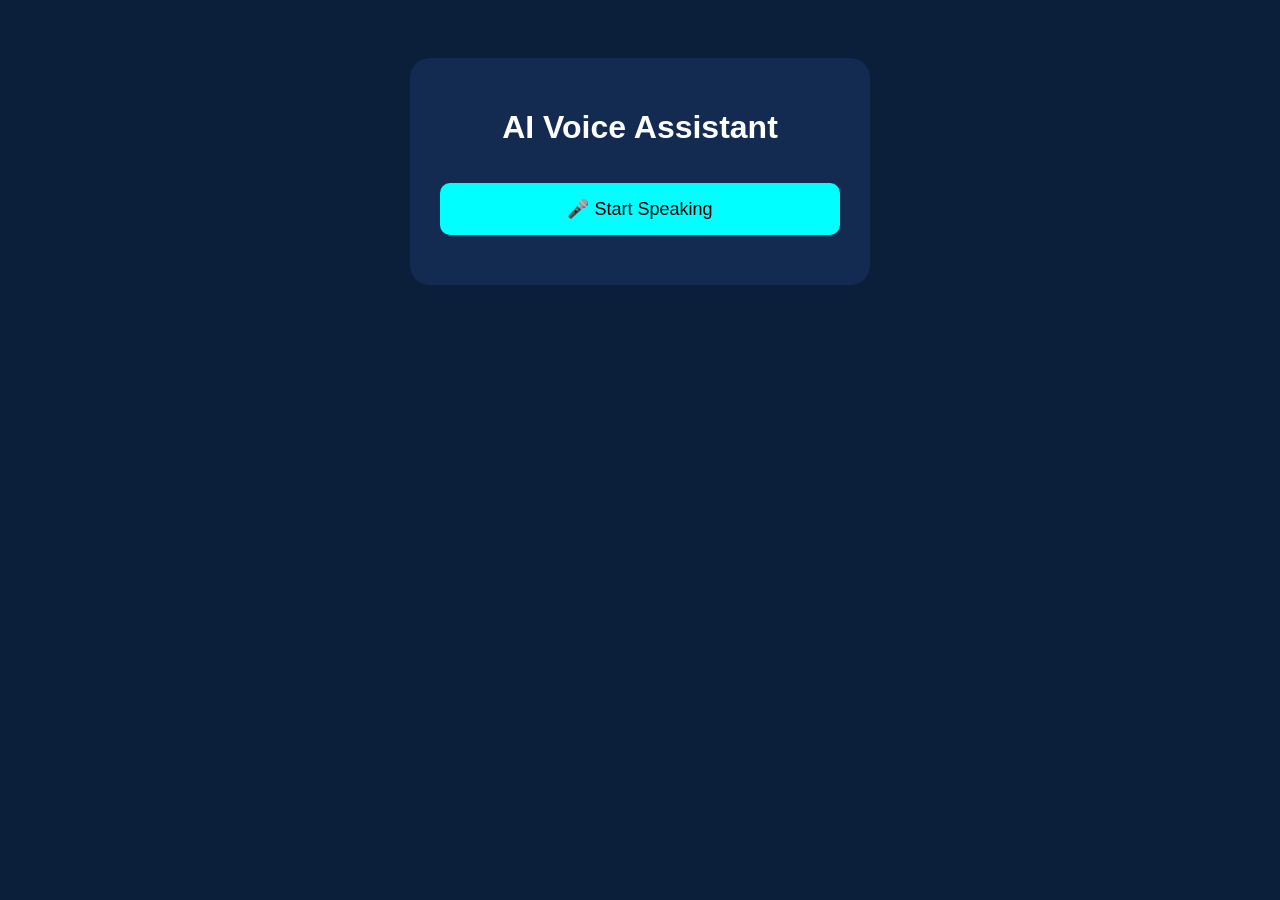
<file: templates/chatbot.html>
<!DOCTYPE html>
<html>
<head>
    <title>AI Voice Assistant</title>

    <style>

        body{
            font-family: Arial;
            background:#0b1f3a;
            color:white;
            text-align:center;
            padding-top:50px;
        }

        .box{
            width:400px;
            margin:auto;
            padding:30px;
            border-radius:20px;
            background:#132b50;
        }

        button{
            width:100%;
            padding:15px;
            margin-top:15px;
            border:none;
            border-radius:10px;
            background:cyan;
            color:black;
            font-size:18px;
            cursor:pointer;
        }

        #result{
            margin-top:20px;
            font-size:20px;
        }

    </style>
</head>

<body>

<div class="box">

    <h1>AI Voice Assistant</h1>

    <button onclick="startListening()">
        🎤 Start Speaking
    </button>

    <div id="result"></div>

</div>

<script>

function speak(text){

    let speech = new SpeechSynthesisUtterance();

    speech.text = text;

    speech.lang = "en-US";

    window.speechSynthesis.speak(speech);
}

function startListening(){

    const recognition =
    new webkitSpeechRecognition();

    recognition.lang = "en-US";

    recognition.start();

    recognition.onresult = function(event){

        let text =
        event.results[0][0].transcript;

        document.getElementById(
        "result").innerHTML =
        "You Said : " + text;

        let reply = "";

        text = text.toLowerCase();

        if(text.includes("hello")){
            reply = "Hello, how can I help you";
        }

        else if(text.includes("heart")){
            reply =
            "Heart disease risk depends on blood pressure cholesterol and lifestyle";
        }

        else if(text.includes("diet")){
            reply =
            "Eat healthy food avoid oily food and exercise daily";
        }

        else{
            reply =
            "Sorry I did not understand";
        }

        document.getElementById(
        "result").innerHTML +=
        "<br><br>Assistant : " + reply;

        speak(reply);
    };

}

</script>

</body>
</html>
</file>
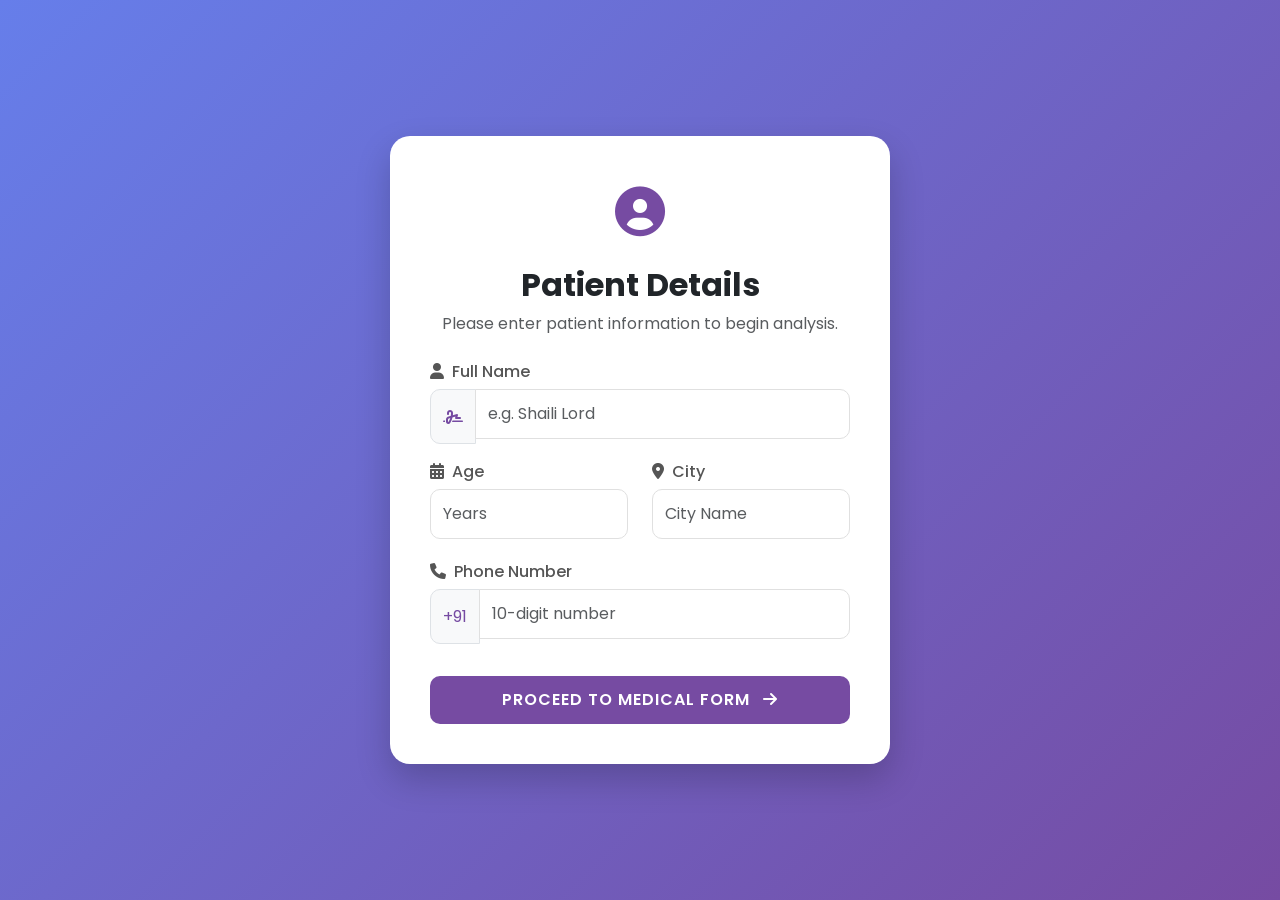
<file: templates/patient_details.html>
<!DOCTYPE html>
<html lang="en">
<head>
    <meta charset="UTF-8">
    <meta name="viewport" content="width=device-width, initial-scale=1.0">
    <title>Patient Registration | Heart AI</title>
    <link href="https://cdn.jsdelivr.net/npm/bootstrap@5.3.3/dist/css/bootstrap.min.css" rel="stylesheet">
    <link href="https://fonts.googleapis.com/css2?family=Poppins:wght@300;400;600&display=swap" rel="stylesheet">
    <link rel="stylesheet" href="https://cdnjs.cloudflare.com/ajax/libs/font-awesome/6.0.0/css/all.min.css">
    
    <style>
        body {
            font-family: 'Poppins', sans-serif;
            background: linear-gradient(135deg, #667eea 0%, #764ba2 100%);
            height: 100vh;
            display: flex;
            align-items: center;
            justify-content: center;
            margin: 0;
        }
        .reg-card {
            background: white;
            padding: 40px;
            border-radius: 20px;
            box-shadow: 0 15px 35px rgba(0,0,0,0.2);
            width: 100%;
            max-width: 500px;
            transition: transform 0.3s ease;
        }
        .reg-card:hover {
            transform: translateY(-5px);
        }
        .icon-header {
            font-size: 50px;
            color: #764ba2;
            margin-bottom: 15px;
        }
        .form-control {
            border-radius: 10px;
            padding: 12px;
            border: 1px solid #e0e0e0;
            margin-bottom: 5px;
        }
        .form-control:focus {
            box-shadow: 0 0 10px rgba(118, 75, 162, 0.2);
            border-color: #764ba2;
        }
        .btn-next {
            background: #764ba2;
            color: white;
            border: none;
            padding: 12px;
            border-radius: 10px;
            font-weight: 600;
            text-transform: uppercase;
            letter-spacing: 1px;
            transition: 0.3s;
        }
        .btn-next:hover {
            background: #5a397a;
            box-shadow: 0 5px 15px rgba(0,0,0,0.3);
        }
        label {
            font-weight: 500;
            color: #555;
            margin-bottom: 5px;
        }
        .input-group-text {
            background: #f8f9fa;
            border-radius: 10px 0 0 10px;
            color: #764ba2;
        }
        .form-control-with-icon {
            border-radius: 0 10px 10px 0 !important;
        }
    </style>
</head>
<body>

<div class="reg-card text-center">
    <div class="icon-header">
        <i class="fas fa-user-circle"></i>
    </div>
    <h2 class="fw-bold mb-2">Patient Details</h2>
    <p class="text-muted mb-4">Please enter patient information to begin analysis.</p>

    <form action="/dashboard" method="POST" class="text-start">
        <div class="mb-3">
            <label><i class="fas fa-user me-2"></i>Full Name</label>
            <div class="input-group">
                <span class="input-group-text"><i class="fas fa-signature"></i></span>
                <input type="text" name="name" class="form-control form-control-with-icon" placeholder="e.g. Shaili Lord" required>
            </div>
        </div>

        <div class="row">
            <div class="col-md-6 mb-3">
                <label><i class="fas fa-calendar-alt me-2"></i>Age</label>
                <input type="number" name="age" class="form-control" placeholder="Years" required min="1" max="120">
            </div>
            <div class="col-md-6 mb-3">
                <label><i class="fas fa-map-marker-alt me-2"></i>City</label>
                <input type="text" name="city" class="form-control" placeholder="City Name" required>
            </div>
        </div>

        <div class="mb-4">
            <label><i class="fas fa-phone me-2"></i>Phone Number</label>
            <div class="input-group">
                <span class="input-group-text">+91</span>
                <input type="tel" name="phone" class="form-control form-control-with-icon" placeholder="10-digit number" required pattern="[0-9]{10}">
            </div>
        </div>

        <button type="submit" class="btn btn-next w-100 mt-2">
            Proceed to Medical Form <i class="fas fa-arrow-right ms-2"></i>
        </button>
    </form>
</div>

<script src="https://cdn.jsdelivr.net/npm/bootstrap@5.3.3/dist/js/bootstrap.bundle.min.js"></script>
</body>
</html>
</file>
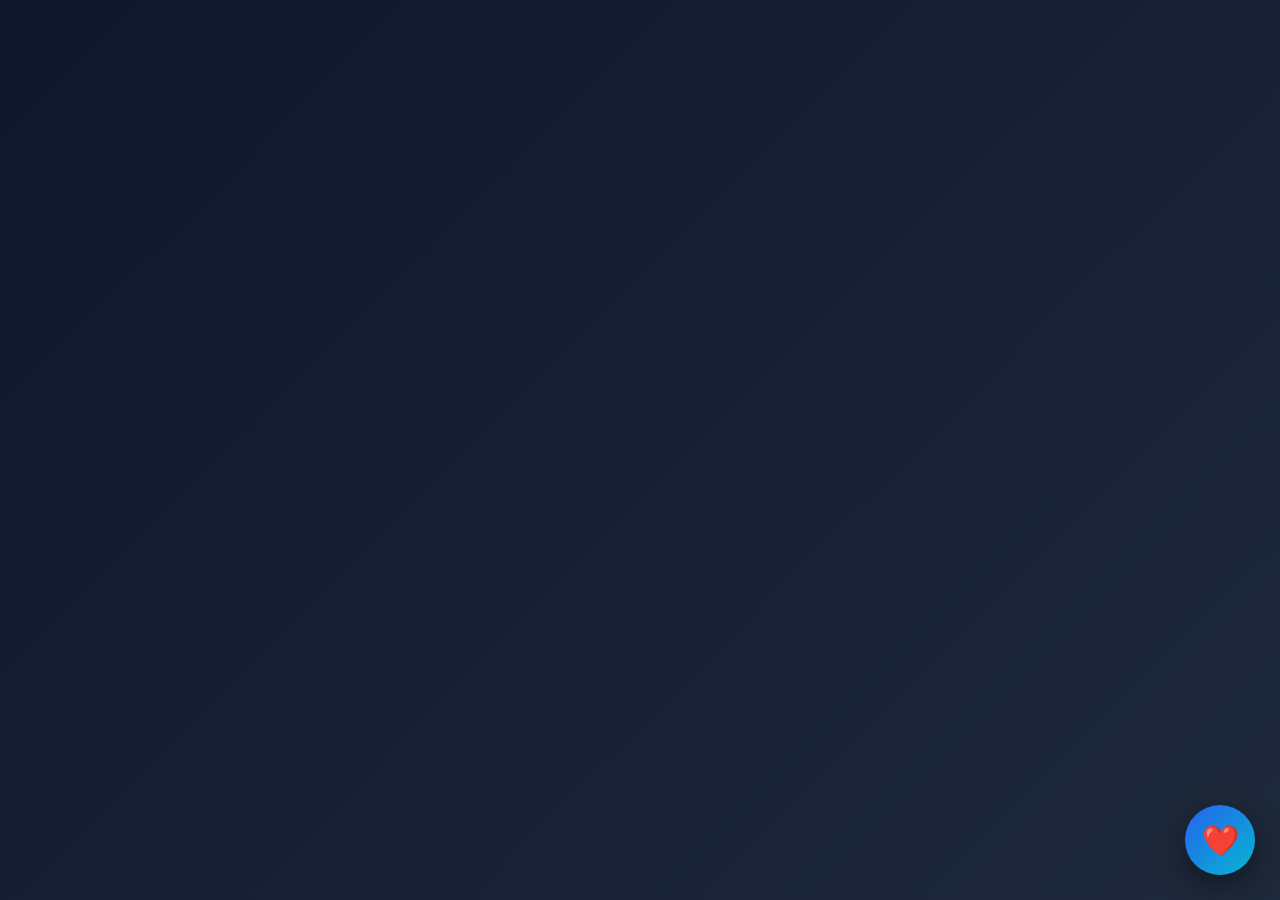
<file: templates/testing.html>
<!DOCTYPE html>
<html lang="en">
<head>
  <meta charset="UTF-8" />
  <meta name="viewport" content="width=device-width, initial-scale=1.0" />
  <title>Bilingual Heart Health Chatbot</title>
  <style>
    * {
      margin: 0;
      padding: 0;
      box-sizing: border-box;
      font-family: Arial, sans-serif;
    }

    body {
      background: linear-gradient(135deg, #0f172a, #1e293b);
      min-height: 100vh;
      overflow-x: hidden;
    }

    .chat-icon {
      position: fixed;
      bottom: 25px;
      right: 25px;
      width: 70px;
      height: 70px;
      border-radius: 50%;
      background: linear-gradient(135deg, #2563eb, #06b6d4);
      display: flex;
      justify-content: center;
      align-items: center;
      color: white;
      font-size: 30px;
      cursor: pointer;
      box-shadow: 0 10px 30px rgba(0,0,0,0.4);
      z-index: 999;
      transition: 0.3s;
    }

    .chat-icon:hover {
      transform: scale(1.1);
    }

    .chatbot {
      position: fixed;
      bottom: 110px;
      right: 25px;
      width: 420px;
      max-height: 650px;
      background: white;
      border-radius: 25px;
      overflow: hidden;
      display: none;
      flex-direction: column;
      box-shadow: 0 15px 40px rgba(0,0,0,0.35);
      animation: popup 0.3s ease;
      z-index: 999;
    }

    @keyframes popup {
      from {
        transform: translateY(40px);
        opacity: 0;
      }
      to {
        transform: translateY(0);
        opacity: 1;
      }
    }

    .chat-header {
      background: linear-gradient(135deg, #2563eb, #06b6d4);
      color: white;
      padding: 18px;
      text-align: center;
    }

    .chat-header h2 {
      font-size: 22px;
    }

    .chat-header p {
      font-size: 13px;
      margin-top: 5px;
    }

    .chat-body {
      flex: 1;
      overflow-y: auto;
      padding: 15px;
      background: #f8fafc;
    }

    .message {
      margin-bottom: 15px;
      padding: 14px;
      border-radius: 16px;
      line-height: 1.6;
      font-size: 14px;
      white-space: pre-line;
    }

    .bot {
      background: white;
      border-left: 5px solid #2563eb;
      box-shadow: 0 4px 10px rgba(0,0,0,0.08);
    }

    .user {
      background: #2563eb;
      color: white;
      margin-left: 50px;
    }

    .chat-input {
      display: flex;
      padding: 12px;
      background: white;
      border-top: 1px solid #ddd;
    }

    .chat-input input {
      flex: 1;
      padding: 12px;
      border-radius: 12px;
      border: 1px solid #ccc;
      outline: none;
      font-size: 14px;
    }

    .chat-input button {
      margin-left: 10px;
      padding: 12px 18px;
      border: none;
      background: #2563eb;
      color: white;
      border-radius: 12px;
      cursor: pointer;
      font-weight: bold;
    }

    .topics {
      display: grid;
      grid-template-columns: 1fr 1fr;
      gap: 8px;
      margin-top: 12px;
    }

    .topic-btn {
      padding: 10px;
      border: none;
      background: #dbeafe;
      border-radius: 10px;
      cursor: pointer;
      font-size: 12px;
      transition: 0.3s;
    }

    .topic-btn:hover {
      background: #93c5fd;
    }

    @media(max-width:500px){
      .chatbot {
        width: 95%;
        right: 2.5%;
        bottom: 100px;
      }
    }
  </style>
</head>
<body>

<div class="chat-icon" onclick="toggleChat()">
  ❤️
</div>

<div class="chatbot" id="chatbot">
  <div class="chat-header">
    <h2>Heart Health AI Chatbot</h2>
    <p>English + हिंदी Medical Assistant</p>
  </div>

  <div class="chat-body" id="chatBody">

    <div class="message bot">
      👋 Welcome!

      You can ask about:
      • Chest Pain
      • Blood Pressure
      • Cholesterol
      • ECG
      • Thalassemia
      • Heart Rate

      नीचे दिए गए किसी भी बटन पर क्लिक करें।
    </div>

    <div class="topics">
      <button class="topic-btn" onclick="sendTopic('chest pain')">Chest Pain</button>
      <button class="topic-btn" onclick="sendTopic('blood pressure')">Blood Pressure</button>
      <button class="topic-btn" onclick="sendTopic('cholesterol')">Cholesterol</button>
      <button class="topic-btn" onclick="sendTopic('blood sugar')">Blood Sugar</button>
      <button class="topic-btn" onclick="sendTopic('ecg')">ECG Result</button>
      <button class="topic-btn" onclick="sendTopic('heart rate')">Heart Rate</button>
      <button class="topic-btn" onclick="sendTopic('angina')">Angina</button>
      <button class="topic-btn" onclick="sendTopic('oldpeak')">Old Peak</button>
      <button class="topic-btn" onclick="sendTopic('slope')">Slope</button>
      <button class="topic-btn" onclick="sendTopic('vessels')">Major Vessels</button>
      <button class="topic-btn" onclick="sendTopic('thalassemia')">Thalassemia</button>
    </div>

  </div>

  <div class="chat-input">
    <input type="text" id="userInput" placeholder="Ask in English or हिंदी...">
    <button onclick="sendMessage()">Send</button>
  </div>
</div>

<script>

const knowledge = {
  "chest pain": `❤️ CHEST PAIN / छाती में दर्द

ENGLISH:
Chest pain is one of the most important symptoms of heart disease. It may happen because the heart is not getting enough oxygen-rich blood.

Types:
1. Typical Angina → Pain during exercise or stress.
2. Atypical Angina → Unusual chest discomfort.
3. Non-anginal Pain → Pain not related to the heart.
4. Asymptomatic → No visible pain but disease may exist.

Symptoms:
• Tightness in chest
• Burning sensation
• Pressure or squeezing pain
• Pain spreading to jaw or arm

HINDI:
छाती में दर्द हृदय रोग का एक महत्वपूर्ण संकेत हो सकता है। यह तब होता है जब हृदय को पर्याप्त रक्त नहीं मिलता।

प्रकार:
1. टाइपिकल एंजाइना → मेहनत करने पर दर्द
2. एटिपिकल एंजाइना → अलग प्रकार का दर्द
3. नॉन-एंजाइनल दर्द → हृदय से संबंधित नहीं
4. एसिम्प्टोमैटिक → दर्द नहीं लेकिन समस्या हो सकती है

लक्षण:
• सीने में जकड़न
• जलन
• दबाव जैसा दर्द
• हाथ या जबड़े तक दर्द फैलना`,

  "blood pressure": `🩸 RESTING BLOOD PRESSURE / आराम की स्थिति का रक्तचाप

ENGLISH:
Blood pressure measures the force of blood against artery walls.

Normal: 120/80 mmHg
High BP: Above 140/90
Low BP: Below 90/60

High blood pressure can damage arteries and increase heart attack risk.

Symptoms of High BP:
• Headache
• Dizziness
• Fatigue
• Chest discomfort

HINDI:
रक्तचाप वह दबाव है जिससे रक्त धमनियों में बहता है।

सामान्य: 120/80
उच्च रक्तचाप: 140/90 से अधिक
कम रक्तचाप: 90/60 से कम

उच्च रक्तचाप हृदय पर अतिरिक्त दबाव डालता है और हार्ट अटैक का खतरा बढ़ाता है।`,

  "cholesterol": `🧈 CHOLESTEROL / कोलेस्ट्रॉल

ENGLISH:
Cholesterol is a fatty substance found in blood.

Types:
• LDL → Bad cholesterol
• HDL → Good cholesterol

High cholesterol blocks arteries and reduces blood flow.

Causes:
• Junk food
• Obesity
• Smoking
• Lack of exercise

HINDI:
कोलेस्ट्रॉल रक्त में पाया जाने वाला वसा जैसा पदार्थ है।

LDL खराब कोलेस्ट्रॉल है जबकि HDL अच्छा कोलेस्ट्रॉल है।

अधिक कोलेस्ट्रॉल धमनियों को ब्लॉक कर सकता है।

कारण:
• तला हुआ खाना
• मोटापा
• धूम्रपान
• व्यायाम की कमी`,

  "blood sugar": `🍬 FASTING BLOOD SUGAR / फास्टिंग ब्लड शुगर

ENGLISH:
Fasting blood sugar is measured after not eating for 8–10 hours.

Normal: 70–99 mg/dL
Prediabetes: 100–125
Diabetes: 126+

High sugar damages blood vessels and heart health.

HINDI:
फास्टिंग ब्लड शुगर खाली पेट मापी जाती है।

सामान्य: 70–99
प्रीडायबिटीज: 100–125
डायबिटीज: 126+

अधिक शुगर हृदय और रक्त वाहिकाओं को नुकसान पहुंचाती है।`,

  "ecg": `📈 REST ECG RESULT / ईसीजी परिणाम

ENGLISH:
ECG records electrical activity of the heart.

Results:
• Normal ECG
• ST-T abnormality
• Left ventricular hypertrophy

ECG helps detect:
• Heart attack
• Irregular heartbeat
• Blockages

HINDI:
ECG हृदय की विद्युत गतिविधि को रिकॉर्ड करता है।

यह निम्न समस्याओं का पता लगाता है:
• हार्ट अटैक
• धड़कन की अनियमितता
• ब्लॉकेज`,

  "heart rate": `💓 MAXIMUM HEART RATE / अधिकतम हृदय गति

ENGLISH:
Maximum heart rate is the highest number of heartbeats during exercise.

Formula:
220 - Age

Example:
Age 20 → 200 bpm

Low maximum heart rate may indicate heart weakness.

HINDI:
व्यायाम के दौरान हृदय की सबसे अधिक धड़कन को अधिकतम हृदय गति कहते हैं।

सूत्र:
220 - आयु

उदाहरण:
20 वर्ष → 200 bpm`,

  "angina": `🏃 EXERCISE INDUCED ANGINA / व्यायाम से होने वाला एंजाइना

ENGLISH:
Angina is chest pain caused by reduced blood flow to the heart.

If pain occurs during exercise, it may indicate coronary artery blockage.

Symptoms:
• Chest tightness
• Breathlessness
• Sweating
• Fatigue

HINDI:
व्यायाम करते समय होने वाला छाती का दर्द एंजाइना कहलाता है।

यह हृदय की धमनियों में ब्लॉकेज का संकेत हो सकता है।`,

  "oldpeak": `📉 OLD PEAK / ओल्ड पीक

ENGLISH:
Oldpeak measures ST depression during exercise ECG.

Higher values mean higher heart disease risk.

0 is generally considered better.

HINDI:
ओल्ड पीक ECG में ST Depression को दर्शाता है।

जितना अधिक Old Peak होगा उतना अधिक हृदय रोग का खतरा हो सकता है।`,

  "slope": `📊 SLOPE / स्लोप

ENGLISH:
Slope represents the direction of the ST segment during exercise ECG.

Types:
• Upsloping → Lower risk
• Flat → Medium risk
• Downsloping → High risk

HINDI:
स्लोप ECG में ST Segment की दिशा को दर्शाता है।

प्रकार:
• अपस्लोपिंग → कम खतरा
• फ्लैट → मध्यम खतरा
• डाउनस्लोपिंग → अधिक खतरा`,

  "vessels": `🩺 MAJOR VESSELS / मुख्य रक्त वाहिकाएँ

ENGLISH:
Major vessels indicate the number of blood vessels affected in the heart.

0 = Normal
1–3 = Increasing disease severity

More blocked vessels mean higher risk of heart attack.

HINDI:
यह हृदय की मुख्य रक्त वाहिकाओं की संख्या दर्शाता है जिनमें समस्या हो सकती है।

0 = सामान्य
1–3 = अधिक संख्या मतलब अधिक खतरा`,

  "thalassemia": `🩸 THALASSEMIA / थैलेसीमिया

ENGLISH:
Thalassemia is a genetic blood disorder affecting hemoglobin production.

Types:
• Normal
• Fixed Defect
• Reversible Defect

Symptoms:
• Weakness
• Fatigue
• Pale skin
• Breathing problems

HINDI:
थैलेसीमिया एक आनुवंशिक रक्त विकार है जिसमें हीमोग्लोबिन सही मात्रा में नहीं बनता।

लक्षण:
• कमजोरी
• थकान
• सांस लेने में परेशानी
• पीली त्वचा`
};

function toggleChat() {
  const chatbot = document.getElementById('chatbot');
  chatbot.style.display = chatbot.style.display === 'flex' ? 'none' : 'flex';
}

function appendMessage(text, type) {
  const chatBody = document.getElementById('chatBody');
  const msg = document.createElement('div');
  msg.className = `message ${type}`;
  msg.innerText = text;
  chatBody.appendChild(msg);
  chatBody.scrollTop = chatBody.scrollHeight;
}

function sendTopic(topic) {
  appendMessage(topic, 'user');

  setTimeout(() => {
    appendMessage(knowledge[topic], 'bot');
  }, 500);
}

function sendMessage() {
  const input = document.getElementById('userInput');
  const text = input.value.toLowerCase().trim();

  if(text === '') return;

  appendMessage(input.value, 'user');

  input.value = '';

  let found = false;

  for (let key in knowledge) {
    if (text.includes(key)) {
      found = true;
      setTimeout(() => {
        appendMessage(knowledge[key], 'bot');
      }, 500);
    }
  }

  if (!found) {
    setTimeout(() => {
      appendMessage('❌ Information not found.\n\nTry keywords like: chest pain, cholesterol, ECG, blood pressure, angina, thalassemia etc.', 'bot');
    }, 500);
  }
}

</script>

</body>
</html>
</file>
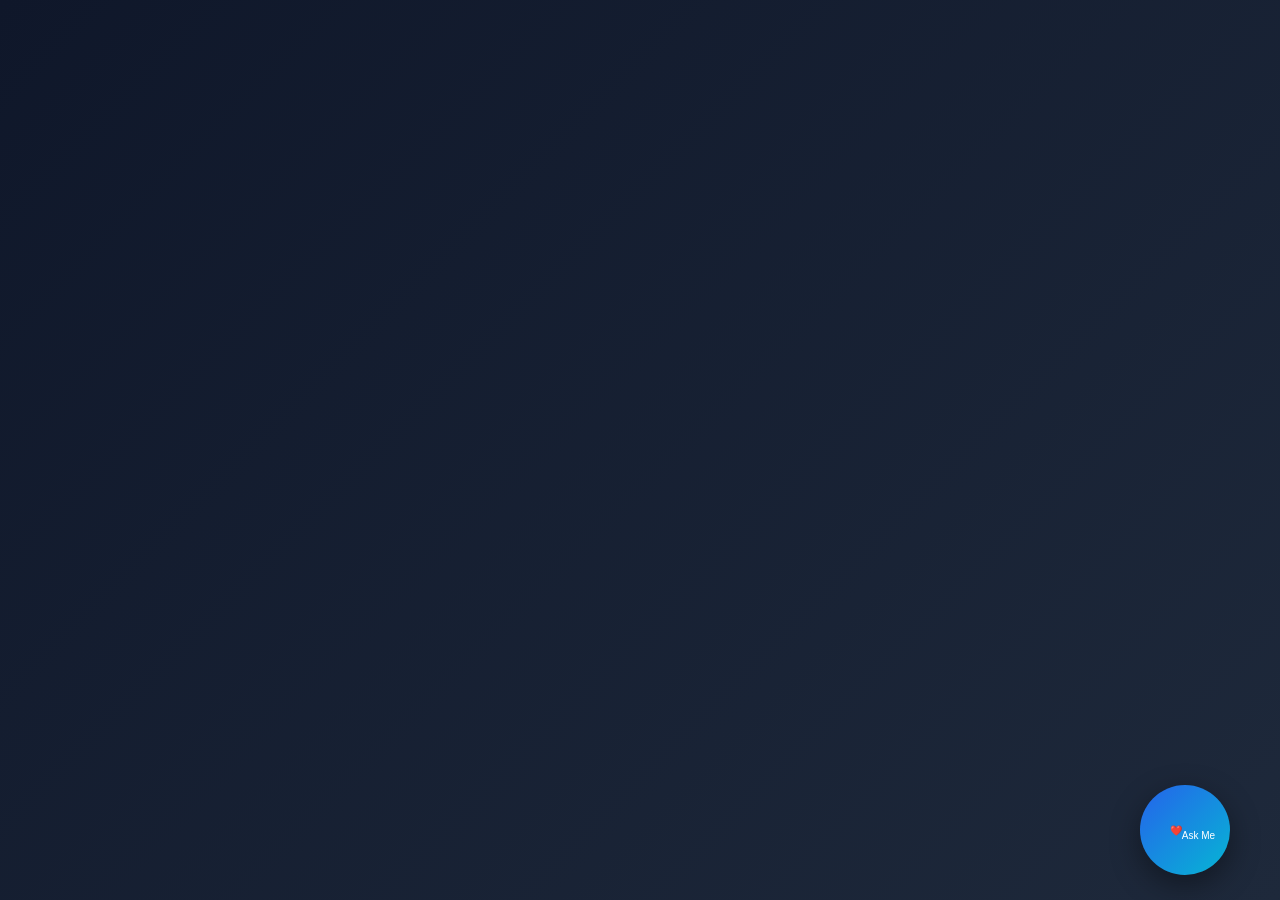
<file: templates/testing2.html>
<!DOCTYPE html>
<html lang="en">

<head>
  <meta charset="UTF-8" />
  <meta name="viewport" content="width=device-width, initial-scale=1.0" />
  <title>Bilingual Heart Health Chatbot</title>
  <style>
    * {
      margin: 0;
      padding: 0;
      box-sizing: border-box;
      font-family: Arial, sans-serif;
    }

    body {
      background: linear-gradient(135deg, #0f172a, #1e293b);
      min-height: 100vh;
      overflow-x: hidden;
    }

    .chat-icon {
      position: fixed;
      bottom: 25px;
      right: 50px;
      width: 90px;
      height: 90px;
      border-radius: 50%;
      background: linear-gradient(135deg, #2563eb, #06b6d4);
      display: flex;
      justify-content: center;
      align-items: center;
      color: white;
      font-size: 10px;
      cursor: pointer;
      box-shadow: 0 10px 30px rgba(0, 0, 0, 0.4);
      z-index: 999;
      transition: 0.3s;
    }

    .chat-icon:hover {
      transform: scale(1.1);
    }

    .chatbot {
      position: fixed;
      bottom: 110px;
      right: 25px;
      width: 420px;
      max-height: 400px;
      background: white;
      border-radius: 25px;
      overflow: hidden;
      display: none;
      flex-direction: column;
      box-shadow: 0 15px 40px rgba(0, 0, 0, 0.35);
      animation: popup 0.3s ease;
      z-index: 999;
    }

    @keyframes popup {
      from {
        transform: translateY(40px);
        opacity: 0;
      }

      to {
        transform: translateY(0);
        opacity: 1;
      }
    }

    .chat-header {
      background: linear-gradient(135deg, #2563eb, #06b6d4);
      color: white;
      padding: 18px;
      text-align: center;
    }

    .chat-header h2 {
      font-size: 22px;
    }

    .chat-header p {
      font-size: 13px;
      margin-top: 5px;
    }

    .chat-body {
      flex: 1;
      overflow-y: auto;
      padding: 15px;
      background: #f8fafc;
    }

    .message {
      margin-bottom: 15px;
      padding: 14px;
      border-radius: 16px;
      line-height: 1.6;
      font-size: 14px;
      white-space: pre-line;
    }

    .bot {
      background: white;
      border-left: 5px solid #2563eb;
      box-shadow: 0 4px 10px rgba(0, 0, 0, 0.08);
    }

    .user {
      background: #2563eb;
      color: white;
      margin-left: 50px;
    }

    .chat-input {
      display: flex;
      padding: 12px;
      background: white;
      border-top: 1px solid #ddd;
    }

    .chat-input input {
      flex: 1;
      padding: 12px;
      border-radius: 12px;
      border: 1px solid #ccc;
      outline: none;
      font-size: 14px;
    }

    .chat-input button {
      margin-left: 10px;
      padding: 12px 18px;
      border: none;
      background: #2563eb;
      color: white;
      border-radius: 12px;
      cursor: pointer;
      font-weight: bold;
    }

    .topics {
      display: grid;
      grid-template-columns: 1fr 1fr;
      gap: 8px;
      margin-top: 12px;
    }

    .topic-btn {
      padding: 10px;
      border: none;
      background: #dbeafe;
      border-radius: 10px;
      cursor: pointer;
      font-size: 12px;
      transition: 0.3s;
    }

    .topic-btn:hover {
      background: #93c5fd;
    }

    @media(max-width:500px) {
      .chatbot {
        width: 95%;
        right: 2.5%;
        bottom: 100px;
      }
    }
  </style>
</head>

<body>

  <div class="chat-icon" onclick="toggleChat()">
  <div style="margin-left: 15px;">❤️</div> <br>
  Ask Me
    <!-- <div style="margin-right:2px;">
      <span style="font-size: 8px;color: white;margin-right:5px;"> Ask Me
      </span>

    </div> -->

  </div>

  <div class="chatbot" id="chatbot">
    <div class="chat-header">
      <h2>Heart Health AI Chatbot</h2>
      <p>English + हिंदी Medical Assistant for Heart Disease</p>
    </div>

    <div class="chat-body" id="chatBody">

      <div class="message bot">
        👋 Welcome!

        You can ask about:
        • Chest Pain
        • Blood Pressure
        • Cholesterol
        • ECG
        • Thalassemia
        • Heart Rate

        नीचे दिए गए किसी भी बटन पर क्लिक करें।
      </div>

      <div class="topics">
        <button class="topic-btn" onclick="sendTopic('chest pain')">Chest Pain</button>
        <button class="topic-btn" onclick="sendTopic('blood pressure')">Blood Pressure</button>
        <button class="topic-btn" onclick="sendTopic('cholesterol')">Cholesterol</button>
        <button class="topic-btn" onclick="sendTopic('blood sugar')">Blood Sugar</button>
        <button class="topic-btn" onclick="sendTopic('ecg')">ECG Result</button>
        <button class="topic-btn" onclick="sendTopic('heart rate')">Heart Rate</button>
        <button class="topic-btn" onclick="sendTopic('angina')">Angina</button>
        <button class="topic-btn" onclick="sendTopic('oldpeak')">Old Peak</button>
        <button class="topic-btn" onclick="sendTopic('slope')">Slope</button>
        <button class="topic-btn" onclick="sendTopic('vessels')">Major Vessels</button>
        <button class="topic-btn" onclick="sendTopic('thalassemia')">Thalassemia</button>
        <button class="topic-btn" onclick="sendTopic('normal values')">Normal Values</button>
      </div>

    </div>

    <div class="chat-input">
      <input type="text" id="userInput" placeholder="Ask in English or हिंदी...">
      <button onclick="sendMessage()">Send</button>
    </div>
  </div>

  <script>

    const knowledge = {
      "normal values": `📋 NORMAL HEART HEALTH VALUES / सामान्य हृदय स्वास्थ्य मान

ENGLISH:

1. Resting Blood Pressure:
• Normal: 90/60 to 120/80 mmHg
• Elevated: 120–129/<80
• High BP Stage 1: 130–139/80–89
• High BP Stage 2: 140/90 or higher
• Dangerous: Above 180/120

2. Cholesterol:
• Total Cholesterol Normal: Below 200 mg/dL
• Borderline: 200–239
• High: 240+

LDL Cholesterol:
• Best: Below 100
• Near Optimal: 100–129
• Borderline High: 130–159
• High: 160–189
• Very High: 190+

HDL Cholesterol:
• Good: 60+
• Bad: Below 40

3. Fasting Blood Sugar:
• Normal: 70–99 mg/dL
• Prediabetes: 100–125
• Diabetes: 126+
• Dangerous Low Sugar: Below 70

4. Maximum Heart Rate:
Formula = 220 - Age

Examples:
• Age 20 → 200 bpm
• Age 30 → 190 bpm
• Age 40 → 180 bpm
• Age 50 → 170 bpm

5. Old Peak:
• 0 → Normal
• 1–2 → Mild Risk
• 2–4 → Moderate Risk
• Above 4 → High Risk

6. Major Vessels:
• 0 → Normal
• 1 → Mild blockage
• 2 → Moderate blockage
• 3 → Severe blockage

HINDI:

1. आराम की अवस्था का रक्तचाप:
• सामान्य: 90/60 से 120/80
• बढ़ा हुआ: 120–129
• हाई BP स्टेज 1: 130–139/80–89
• हाई BP स्टेज 2: 140/90+
• बहुत खतरनाक: 180/120+

2. कोलेस्ट्रॉल:
• सामान्य: 200 से कम
• बॉर्डरलाइन: 200–239
• अधिक: 240+

LDL:
• सबसे अच्छा: 100 से कम
• अधिक: 160+

HDL:
• अच्छा: 60+
• खराब: 40 से कम

3. फास्टिंग ब्लड शुगर:
• सामान्य: 70–99
• प्रीडायबिटीज: 100–125
• डायबिटीज: 126+

4. ओल्ड पीक:
• 0 सामान्य
• 4 से ऊपर अधिक खतरा

5. मेजर वेसल्स:
• 0 सामान्य
• 3 गंभीर ब्लॉकेज`,
      "chest pain": `❤️ CHEST PAIN / छाती में दर्द

ENGLISH:
Chest pain is one of the most important symptoms of heart disease. It may happen because the heart is not getting enough oxygen-rich blood.

Pain Duration:
• Few seconds → Usually not cardiac
• 5–15 minutes → Possible angina
• More than 20 minutes → Possible heart attack

Danger Signs:
• Sweating
• Breathlessness
• Pain in left arm
• Jaw pain
• Nausea

Types:
1. Typical Angina → Pain during exercise or stress.
2. Atypical Angina → Unusual chest discomfort.
3. Non-anginal Pain → Pain not related to the heart.
4. Asymptomatic → No visible pain but disease may exist.

Symptoms:
• Tightness in chest
• Burning sensation
• Pressure or squeezing pain
• Pain spreading to jaw or arm

HINDI:
छाती में दर्द हृदय रोग का एक महत्वपूर्ण संकेत हो सकता है। यह तब होता है जब हृदय को पर्याप्त रक्त नहीं मिलता।

प्रकार:
1. टाइपिकल एंजाइना → मेहनत करने पर दर्द
2. एटिपिकल एंजाइना → अलग प्रकार का दर्द
3. नॉन-एंजाइनल दर्द → हृदय से संबंधित नहीं
4. एसिम्प्टोमैटिक → दर्द नहीं लेकिन समस्या हो सकती है

लक्षण:
• सीने में जकड़न
• जलन
• दबाव जैसा दर्द
• हाथ या जबड़े तक दर्द फैलना`,

      "blood pressure": `🩸 RESTING BLOOD PRESSURE / आराम की स्थिति का रक्तचाप

ENGLISH:
Blood pressure measures the force of blood against artery walls.

Normal: 120/80 mmHg
High BP: Above 140/90
Low BP: Below 90/60

High blood pressure can damage arteries and increase heart attack risk.

Symptoms of High BP:
• Headache
• Dizziness
• Fatigue
• Chest discomfort

HINDI:
रक्तचाप वह दबाव है जिससे रक्त धमनियों में बहता है।

सामान्य: 120/80
उच्च रक्तचाप: 140/90 से अधिक
कम रक्तचाप: 90/60 से कम

उच्च रक्तचाप हृदय पर अतिरिक्त दबाव डालता है और हार्ट अटैक का खतरा बढ़ाता है।`,

      "cholesterol": `🧈 CHOLESTEROL / कोलेस्ट्रॉल

ENGLISH:
Cholesterol is a fatty substance found in blood.

Types:
• LDL → Bad cholesterol
• HDL → Good cholesterol

High cholesterol blocks arteries and reduces blood flow.

Normal Range:
• Total Cholesterol: Below 200 mg/dL
• LDL: Below 100
• HDL: Above 60
• Triglycerides: Below 150

High cholesterol increases risk of:
• Heart attack
• Stroke
• Coronary artery disease

Causes:
• Junk food
• Obesity
• Smoking
• Lack of exercise

HINDI:
कोलेस्ट्रॉल रक्त में पाया जाने वाला वसा जैसा पदार्थ है।

LDL खराब कोलेस्ट्रॉल है जबकि HDL अच्छा कोलेस्ट्रॉल है।

अधिक कोलेस्ट्रॉल धमनियों को ब्लॉक कर सकता है।

कारण:
• तला हुआ खाना
• मोटापा
• धूम्रपान
• व्यायाम की कमी`,

      "blood sugar": `🍬 FASTING BLOOD SUGAR / फास्टिंग ब्लड शुगर

ENGLISH:
Fasting blood sugar is measured after not eating for 8–10 hours.

Normal: 70–99 mg/dL
Prediabetes: 100–125
Diabetes: 126+

High sugar damages blood vessels and heart health.

Detailed Range:
• 70–99 → Normal
• 100–125 → Prediabetes
• 126+ → Diabetes
• 200+ → Dangerous high sugar

Symptoms:
• Frequent urination
• Increased thirst
• Fatigue
• Blurred vision

HINDI:
फास्टिंग ब्लड शुगर खाली पेट मापी जाती है।

सामान्य: 70–99
प्रीडायबिटीज: 100–125
डायबिटीज: 126+

अधिक शुगर हृदय और रक्त वाहिकाओं को नुकसान पहुंचाती है।`,

      "ecg": `📈 REST ECG RESULT / ईसीजी परिणाम

ENGLISH:
ECG records electrical activity of the heart.

Results:
• Normal ECG
• ST-T abnormality
• Left ventricular hypertrophy

Normal Heart Rate in ECG:
• Adult resting pulse: 60–100 bpm
• Athletes: 40–60 bpm
• Above 100 bpm → Tachycardia
• Below 60 bpm → Bradycardia

ECG helps detect:
• Heart attack
• Irregular heartbeat
• Blockages

HINDI:
ECG हृदय की विद्युत गतिविधि को रिकॉर्ड करता है।

यह निम्न समस्याओं का पता लगाता है:
• हार्ट अटैक
• धड़कन की अनियमितता
• ब्लॉकेज`,

      "heart rate": `💓 MAXIMUM HEART RATE / अधिकतम हृदय गति

ENGLISH:
Maximum heart rate is the highest number of heartbeats during exercise.

Formula:
220 - Age

Example:
Age 20 → 200 bpm

Low maximum heart rate may indicate heart weakness.

HINDI:
व्यायाम के दौरान हृदय की सबसे अधिक धड़कन को अधिकतम हृदय गति कहते हैं।

सूत्र:
220 - आयु

उदाहरण:
20 वर्ष → 200 bpm`,

      "angina": `🏃 EXERCISE INDUCED ANGINA / व्यायाम से होने वाला एंजाइना

ENGLISH:
Angina is chest pain caused by reduced blood flow to the heart.

If pain occurs during exercise, it may indicate coronary artery blockage.

Symptoms:
• Chest tightness
• Breathlessness
• Sweating
• Fatigue

HINDI:
व्यायाम करते समय होने वाला छाती का दर्द एंजाइना कहलाता है।

यह हृदय की धमनियों में ब्लॉकेज का संकेत हो सकता है।`,

      "oldpeak": `📉 OLD PEAK / ओल्ड पीक

ENGLISH:
Oldpeak measures ST depression during exercise ECG.

Higher values mean higher heart disease risk.

0 is generally considered better.

HINDI:
ओल्ड पीक ECG में ST Depression को दर्शाता है।

जितना अधिक Old Peak होगा उतना अधिक हृदय रोग का खतरा हो सकता है।`,

      "slope": `📊 SLOPE / स्लोप

ENGLISH:
Slope represents the direction of the ST segment during exercise ECG.

Types:
• Upsloping → Lower risk
• Flat → Medium risk
• Downsloping → High risk

HINDI:
स्लोप ECG में ST Segment की दिशा को दर्शाता है।

प्रकार:
• अपस्लोपिंग → कम खतरा
• फ्लैट → मध्यम खतरा
• डाउनस्लोपिंग → अधिक खतरा`,

      "vessels": `🩺 MAJOR VESSELS / मुख्य रक्त वाहिकाएँ

ENGLISH:
Major vessels indicate the number of blood vessels affected in the heart.

0 = Normal
1–3 = Increasing disease severity

More blocked vessels mean higher risk of heart attack.

HINDI:
यह हृदय की मुख्य रक्त वाहिकाओं की संख्या दर्शाता है जिनमें समस्या हो सकती है।

0 = सामान्य
1–3 = अधिक संख्या मतलब अधिक खतरा`,

      "thalassemia": `🩸 THALASSEMIA / थैलेसीमिया

ENGLISH:
Thalassemia is a genetic blood disorder affecting hemoglobin production.

Types:
• Normal
• Fixed Defect
• Reversible Defect

Symptoms:
• Weakness
• Fatigue
• Pale skin
• Breathing problems

HINDI:
थैलेसीमिया एक आनुवंशिक रक्त विकार है जिसमें हीमोग्लोबिन सही मात्रा में नहीं बनता।

लक्षण:
• कमजोरी
• थकान
• सांस लेने में परेशानी
• पीली त्वचा`
    };

    function toggleChat() {
      const chatbot = document.getElementById('chatbot');
      chatbot.style.display = chatbot.style.display === 'flex' ? 'none' : 'flex';
    }

    function appendMessage(text, type) {
      const chatBody = document.getElementById('chatBody');
      const msg = document.createElement('div');
      msg.className = `message ${type}`;
      msg.innerText = text;
      chatBody.appendChild(msg);
      chatBody.scrollTop = chatBody.scrollHeight;
    }

    function sendTopic(topic) {
      appendMessage(topic, 'user');

      setTimeout(() => {
        appendMessage(knowledge[topic], 'bot');
      }, 500);
    }

    function sendMessage() {
      const input = document.getElementById('userInput');
      const text = input.value.toLowerCase().trim();

      if (text === '') return;

      appendMessage(input.value, 'user');

      input.value = '';

      let found = false;

      for (let key in knowledge) {
        if (text.includes(key)) {
          found = true;
          setTimeout(() => {
            appendMessage(knowledge[key], 'bot');
          }, 500);
        }
      }

      if (!found) {
        setTimeout(() => {
          appendMessage('❌ Information not found.\n\nTry keywords like: chest pain, cholesterol, ECG, blood pressure, angina, thalassemia etc.', 'bot');
        }, 500);
      }
    }

  </script>

</body>

</html>
</file>
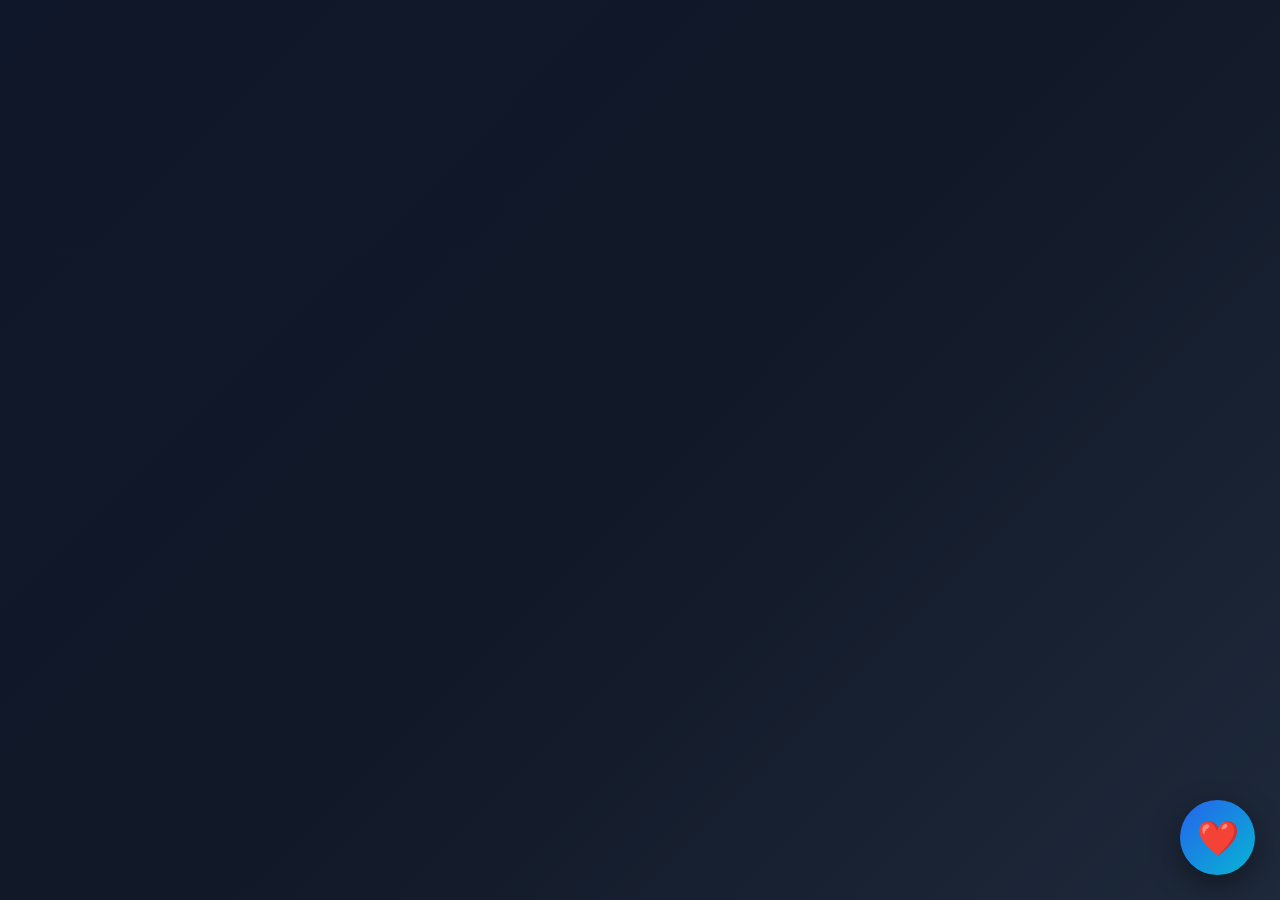
<file: templates/testing3.html>
<!DOCTYPE html>
<html lang="en">
<head>
<meta charset="UTF-8">
<meta name="viewport" content="width=device-width, initial-scale=1.0">
<title>AI Heart Health Assistant</title>

<link rel="stylesheet" href="https://cdnjs.cloudflare.com/ajax/libs/font-awesome/6.5.1/css/all.min.css"/>

<style>

*{
    margin:0;
    padding:0;
    box-sizing:border-box;
    font-family:'Segoe UI',sans-serif;
}

body{
    background:linear-gradient(135deg,#0f172a,#111827,#1e293b);
    min-height:100vh;
    overflow-x:hidden;
}

/* CHAT ICON */

.chat-icon{
    position:fixed;
    bottom:25px;
    right:25px;
    width:75px;
    height:75px;
    border-radius:50%;
    background:linear-gradient(135deg,#2563eb,#06b6d4);
    display:flex;
    justify-content:center;
    align-items:center;
    color:white;
    font-size:34px;
    cursor:pointer;
    z-index:999;
    box-shadow:0 10px 30px rgba(0,0,0,0.4);
    animation:pulse 2s infinite;
    transition:0.3s;
}

.chat-icon:hover{
    transform:scale(1.1);
}

@keyframes pulse{
    0%{box-shadow:0 0 0 0 rgba(37,99,235,0.6);}
    70%{box-shadow:0 0 0 18px rgba(37,99,235,0);}
    100%{box-shadow:0 0 0 0 rgba(37,99,235,0);}
}

/* CHATBOT */

.chatbot{
    position:fixed;
    bottom:115px;
    right:25px;
    width:430px;
    height:700px;
    background:rgba(255,255,255,0.08);
    backdrop-filter:blur(20px);
    border:1px solid rgba(255,255,255,0.2);
    border-radius:30px;
    overflow:hidden;
    display:none;
    flex-direction:column;
    z-index:999;
    box-shadow:0 20px 50px rgba(0,0,0,0.45);
    animation:popup 0.3s ease;
}

@keyframes popup{
    from{
        transform:translateY(40px);
        opacity:0;
    }
    to{
        transform:translateY(0);
        opacity:1;
    }
}

/* HEADER */

.chat-header{
    background:linear-gradient(135deg,#2563eb,#06b6d4);
    color:white;
    padding:18px;
    display:flex;
    align-items:center;
    justify-content:space-between;
}

.header-left{
    display:flex;
    align-items:center;
    gap:12px;
}

.bot-avatar{
    width:55px;
    height:55px;
    border-radius:50%;
    background:white;
    color:#2563eb;
    display:flex;
    align-items:center;
    justify-content:center;
    font-size:28px;
}

.header-text h2{
    font-size:22px;
}

.header-text p{
    font-size:12px;
    opacity:0.9;
    margin-top:3px;
}

.close-btn{
    font-size:22px;
    cursor:pointer;
}

/* BODY */

.chat-body{
    flex:1;
    overflow-y:auto;
    padding:18px;
    background:rgba(255,255,255,0.03);
}

/* MESSAGE */

.message{
    margin-bottom:16px;
    padding:14px 16px;
    border-radius:18px;
    max-width:85%;
    line-height:1.6;
    white-space:pre-line;
    font-size:14px;
    animation:fadeIn 0.3s ease;
}

@keyframes fadeIn{
    from{
        opacity:0;
        transform:translateY(10px);
    }
    to{
        opacity:1;
        transform:translateY(0);
    }
}

.bot{
    background:white;
    color:#111827;
    border-bottom-left-radius:5px;
    box-shadow:0 5px 15px rgba(0,0,0,0.08);
}

.user{
    background:linear-gradient(135deg,#2563eb,#06b6d4);
    color:white;
    margin-left:auto;
    border-bottom-right-radius:5px;
}

/* TOPIC BUTTONS */

.topics{
    display:grid;
    grid-template-columns:1fr 1fr;
    gap:10px;
    margin-top:20px;
}

.topic-btn{
    padding:12px;
    border:none;
    border-radius:14px;
    background:rgba(255,255,255,0.18);
    color:white;
    cursor:pointer;
    transition:0.3s;
    font-size:13px;
    font-weight:600;
}

.topic-btn:hover{
    background:#2563eb;
    transform:translateY(-2px);
}

/* INPUT */

.chat-input{
    padding:15px;
    background:rgba(255,255,255,0.08);
    display:flex;
    gap:10px;
    border-top:1px solid rgba(255,255,255,0.1);
}

.chat-input input{
    flex:1;
    padding:14px;
    border:none;
    outline:none;
    border-radius:15px;
    background:white;
    font-size:14px;
}

.chat-input button{
    width:55px;
    border:none;
    border-radius:15px;
    background:linear-gradient(135deg,#2563eb,#06b6d4);
    color:white;
    font-size:18px;
    cursor:pointer;
}

/* TYPING */

.typing{
    display:flex;
    gap:5px;
    padding:12px 16px;
    width:70px;
}

.typing span{
    width:8px;
    height:8px;
    background:#2563eb;
    border-radius:50%;
    animation:blink 1.4s infinite;
}

.typing span:nth-child(2){
    animation-delay:0.2s;
}

.typing span:nth-child(3){
    animation-delay:0.4s;
}

@keyframes blink{
    0%,80%,100%{
        opacity:0.2;
    }
    40%{
        opacity:1;
    }
}

/* RESPONSIVE */

@media(max-width:500px){

.chatbot{
    width:96%;
    height:92vh;
    right:2%;
    bottom:95px;
}

.topics{
    grid-template-columns:1fr;
}

.chat-icon{
    width:65px;
    height:65px;
}

}

</style>
</head>

<body>

<!-- CHAT ICON -->

<div class="chat-icon" onclick="toggleChat()">
    ❤️
</div>

<!-- CHATBOT -->

<div class="chatbot" id="chatbot">

    <!-- HEADER -->

    <div class="chat-header">

        <div class="header-left">

            <div class="bot-avatar">
                <i class="fa-solid fa-heart-pulse"></i>
            </div>

            <div class="header-text">
                <h2>Heart AI Assistant</h2>
                <p>English + हिंदी Medical Chatbot</p>
            </div>

        </div>

        <div class="close-btn" onclick="toggleChat()">
            <i class="fa-solid fa-xmark"></i>
        </div>

    </div>

    <!-- BODY -->

    <div class="chat-body" id="chatBody">

        <div class="message bot">
👋 Welcome to Heart Health AI Assistant

I can help you with:

❤️ Chest Pain  
🩸 Blood Pressure  
📈 ECG Reports  
🍬 Blood Sugar  
🧈 Cholesterol  
💓 Heart Rate  
🩺 Angina  
📊 Old Peak  
🧬 Thalassemia  
📋 Normal Health Values

नीचे किसी भी बटन पर क्लिक करें 👇
        </div>

        <div class="topics">

            <button class="topic-btn" onclick="sendTopic('chest pain')">❤️ Chest Pain</button>

            <button class="topic-btn" onclick="sendTopic('blood pressure')">🩸 Blood Pressure</button>

            <button class="topic-btn" onclick="sendTopic('cholesterol')">🧈 Cholesterol</button>

            <button class="topic-btn" onclick="sendTopic('blood sugar')">🍬 Blood Sugar</button>

            <button class="topic-btn" onclick="sendTopic('ecg')">📈 ECG Result</button>

            <button class="topic-btn" onclick="sendTopic('heart rate')">💓 Heart Rate</button>

            <button class="topic-btn" onclick="sendTopic('angina')">🏃 Angina</button>

            <button class="topic-btn" onclick="sendTopic('oldpeak')">📉 Old Peak</button>

            <button class="topic-btn" onclick="sendTopic('slope')">📊 Slope</button>

            <button class="topic-btn" onclick="sendTopic('vessels')">🩺 Major Vessels</button>

            <button class="topic-btn" onclick="sendTopic('thalassemia')">🧬 Thalassemia</button>

            <button class="topic-btn" onclick="sendTopic('normal values')">📋 Normal Values</button>

        </div>

    </div>

    <!-- INPUT -->

    <div class="chat-input">

        <input type="text" id="userInput"
        placeholder="Ask anything about heart health...">

        <button onclick="sendMessage()">
            <i class="fa-solid fa-paper-plane"></i>
        </button>

    </div>

</div>

<script>

const knowledge = {

"chest pain":
`❤️ CHEST PAIN / छाती में दर्द

• Tightness in chest
• Left arm pain
• Sweating
• Breathlessness

🚨 Severe chest pain may indicate heart attack.

छाती में तेज दर्द हार्ट अटैक का संकेत हो सकता है।`,

"blood pressure":
`🩸 BLOOD PRESSURE

Normal: 120/80
High BP: 140/90+
Dangerous: 180/120+

Symptoms:
• Headache
• Dizziness
• Fatigue

उच्च रक्तचाप हृदय पर दबाव बढ़ाता है।`,

"cholesterol":
`🧈 CHOLESTEROL

LDL = Bad Cholesterol
HDL = Good Cholesterol

Normal Total Cholesterol:
Below 200 mg/dL

High cholesterol arteries को block कर सकता है।`,

"blood sugar":
`🍬 BLOOD SUGAR

Normal: 70–99
Prediabetes: 100–125
Diabetes: 126+

High sugar blood vessels को damage कर सकती है।`,

"ecg":
`📈 ECG REPORT

ECG heart electrical activity दिखाता है।

Detects:
• Heart attack
• Irregular heartbeat
• Blockages

Normal heart rate:
60–100 bpm`,

"heart rate":
`💓 HEART RATE

Normal resting heart rate:
60–100 bpm

Formula:
220 - Age

Example:
Age 20 = 200 bpm max heart rate.`,

"angina":
`🏃 ANGINA

Exercise के दौरान chest pain होना angina हो सकता है।

Symptoms:
• Chest tightness
• Sweating
• Breathlessness`,

"oldpeak":
`📉 OLD PEAK

0 = Normal
1–2 = Mild Risk
2–4 = Moderate Risk
4+ = High Risk`,

"slope":
`📊 SLOPE TYPES

• Upsloping → Low Risk
• Flat → Medium Risk
• Downsloping → High Risk`,

"vessels":
`🩺 MAJOR VESSELS

0 = Normal
1–3 = Increasing blockage severity

More blocked vessels = More heart disease risk.`,

"thalassemia":
`🧬 THALASSEMIA

Genetic blood disorder affecting hemoglobin.

Symptoms:
• Weakness
• Fatigue
• Pale skin`,

"normal values":
`📋 NORMAL VALUES

🩸 BP: 120/80
🍬 Sugar: 70–99
🧈 Cholesterol: <200
💓 Heart Rate: 60–100 bpm

सामान्य मान स्वस्थ हृदय के लिए महत्वपूर्ण हैं।`

};

/* TOGGLE */

function toggleChat(){

    const chatbot=document.getElementById('chatbot');

    chatbot.style.display=
    chatbot.style.display==='flex'
    ? 'none'
    : 'flex';
}

/* APPEND MESSAGE */

function appendMessage(text,type){

    const chatBody=document.getElementById('chatBody');

    const msg=document.createElement('div');

    msg.className=`message ${type}`;

    msg.innerText=text;

    chatBody.appendChild(msg);

    chatBody.scrollTop=chatBody.scrollHeight;
}

/* TYPING */

function showTyping(){

    const chatBody=document.getElementById('chatBody');

    const typing=document.createElement('div');

    typing.className='message bot typing';

    typing.id='typing';

    typing.innerHTML=
    `<span></span><span></span><span></span>`;

    chatBody.appendChild(typing);

    chatBody.scrollTop=chatBody.scrollHeight;
}

function removeTyping(){

    const typing=document.getElementById('typing');

    if(typing){
        typing.remove();
    }
}

/* TOPIC */

function sendTopic(topic){

    appendMessage(topic,'user');

    showTyping();

    setTimeout(()=>{

        removeTyping();

        appendMessage(knowledge[topic],'bot');

    },1200);
}

/* MESSAGE */

function sendMessage(){

    const input=document.getElementById('userInput');

    const text=input.value.toLowerCase().trim();

    if(text==='') return;

    appendMessage(input.value,'user');

    input.value='';

    showTyping();

    let found=false;

    for(let key in knowledge){

        if(text.includes(key)){

            found=true;

            setTimeout(()=>{

                removeTyping();

                appendMessage(knowledge[key],'bot');

            },1200);
        }
    }

    /* EMERGENCY */

    if(
        text.includes('heart attack') ||
        text.includes('severe pain') ||
        text.includes('breathing problem')
    ){

        found=true;

        setTimeout(()=>{

            removeTyping();

            appendMessage(
`🚨 EMERGENCY WARNING

Please consult a doctor immediately.

यदि सीने में तेज दर्द या सांस लेने में तकलीफ हो रही है तो तुरंत डॉक्टर से संपर्क करें।`,
'bot');

        },1200);
    }

    if(!found){

        setTimeout(()=>{

            removeTyping();

            appendMessage(
`❌ Information not found.

Try:
• Chest Pain
• ECG
• Blood Pressure
• Cholesterol
• Heart Rate
• Blood Sugar`,
'bot');

        },1200);
    }

}

/* ENTER KEY */

document.getElementById("userInput")
.addEventListener("keypress",function(e){

    if(e.key==="Enter"){
        sendMessage();
    }

});

</script>

</body>
</html>
</file>
